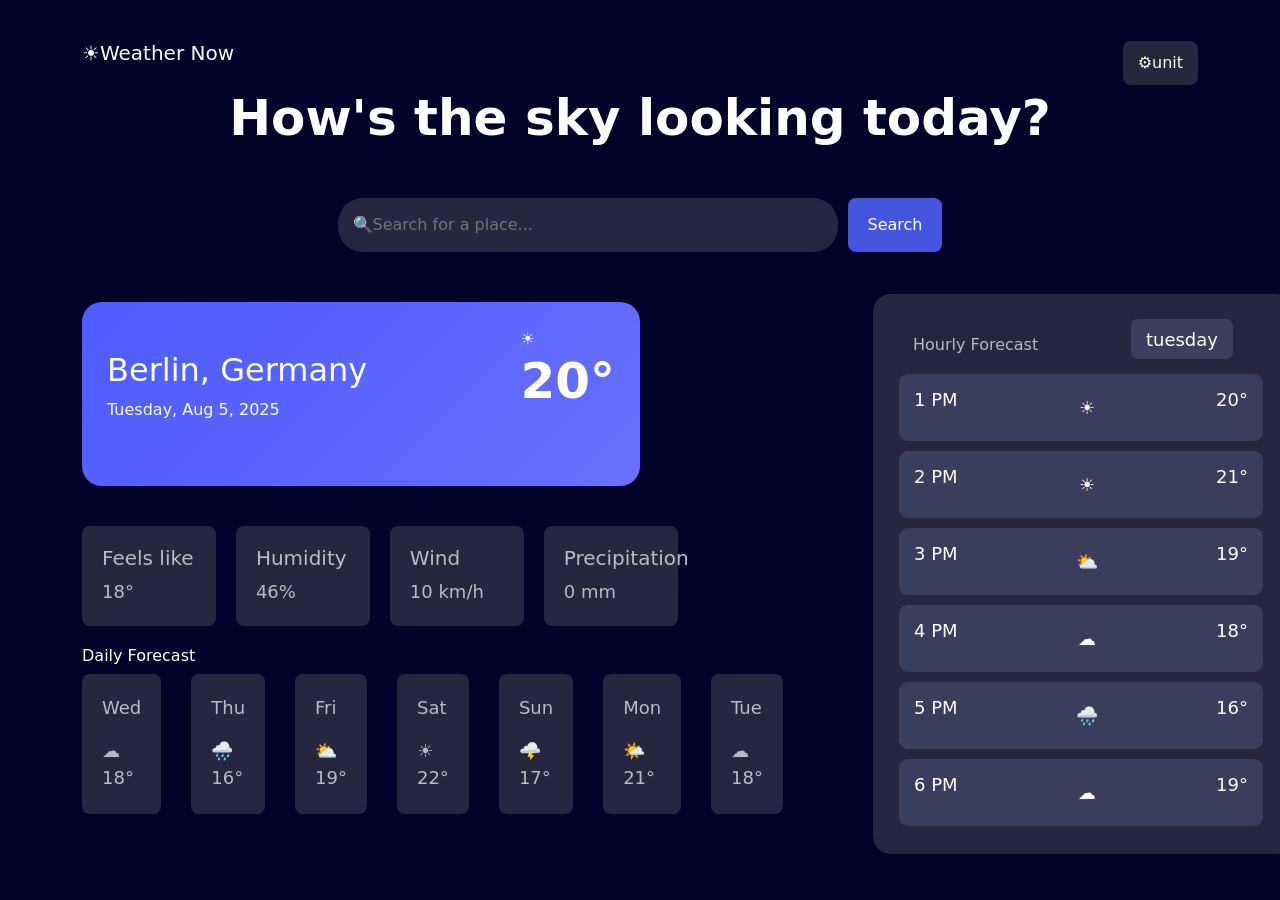
<file: index.html>
<!DOCTYPE html>
<html lang="en">
<head>
    <meta charset="UTF-8">
    <meta name="viewport" content="width=device-width, initial-scale=1.0">
    <link href="https://cdn.jsdelivr.net/npm/bootstrap@5.3.8/dist/css/bootstrap.min.css" rel="stylesheet" integrity="sha384-sRIl4kxILFvY47J16cr9ZwB07vP4J8+LH7qKQnuqkuIAvNWLzeN8tE5YBujZqJLB" crossorigin="anonymous">
    <link rel="stylesheet" href="./style.css">
    <title>Document</title>
</head>
<body>  
    <div class="container">
        <div class="head d-flex justify-content-between align-items-center">
            <header>☀Weather Now</header>
            <button type="submit" >⚙️unit</button>            
        </div>
             <h1>How's the sky looking today?</h1>
             <div class="search-box">
            <input type="text" class="search-bar " placeholder="🔍Search for a place...">
            <button type="button" class="btn">Search</button>
         </div>
            <div class="weather-card">
        <div>
          <h2>Berlin, Germany</h2>
          <p>Tuesday, Aug 5, 2025</p>
        </div>
        <div class="temp">
          <span>☀</span>
          <h1>20°</h1>
        </div>
        </div>
          <div class="weather-cards">
          <div class="feels-like">
               <h5>Feels like</h5>
                <p>18°</p>
            </div>
               <div class="Humidity">
               <h5>Humidity</h5>
             <p>46%</p>
            </div>
            <div class="Wind">
                <h5>Wind</h5>
                <p>10 km/h</p>
            </div>
            <div class="Precipitation">
                 <h5>Precipitation</h5>
                <p>0 mm</p>
             </div>
           </div>
           <div class="forecast2">
            <h6>Daily Forecast</h6>
                <div class="forecast-cards">
                    <div class="forecast-card1">
                        <p>Wed</p>
                        <span>☁</span>
                        <p>18°</p>
                    </div>
                    <div class="forecast-card2">
                        <p>Thu</p>
                        <span>🌧️</span>
                        <p>16°</p>
                    </div>
                    <div class="forecast-card3">
                        <p>Fri</p>
                        <span>⛅</span>
                        <p>19°</p>
                    </div>
                    <div class="forecast-card4">
                        <p>Sat</p>
                        <span>☀</span>
                        <p>22°</p>
                    </div>
                    <div class="forecast-card5">
                        <p>Sun</p>
                        <span>🌩️</span>
                        <p>17°</p>
                    </div>
                    <div class="forecast-card6">
                        <p>Mon</p>
                        <span>🌤️</span>
                        <p>21°</p>
                    </div>
                    <div class="forecast-card7">
                        <p>Tue</p>
                        <span>☁</span>
                        <p>18°</p>
                    </div>
                    <div class="hourlyforecast-cards">
                        <div class="hourly-header1">
                        <h6>Hourly Forecast</h6>
                        <button type="submit">tuesday</button> 
                        </div>
                    
                        <div class="hourly-card1">
                            <p>1 PM</p>
                            <span>☀</span>
                            <p>20°</p>
                        </div>
                        <div class="hourly-card2">
                            <p>2 PM</p>
                            <span>☀</span>
                            <p>21°</p>
                        </div>
                        <div class="hourly-card3">
                            <p>3 PM</p>
                            <span>⛅</span>
                            <p>19°</p>  
                        </div>
                        <div class="hourly-card4">
                            <p>4 PM</p>
                            <span>☁</span> 
                             <p>18°</p>
                        </div>
                        <div class="hourly-card5">
                            <p>5 PM</p>
                            <span>🌧️</span>
                            <p>16°</p>
                        </div>
                        <div class="hourly-card6">
                            <p>6 PM</p>
                            <span>☁</span>
                            <p>19°</p>        
                </div>
        <script src="https://cdn.jsdelivr.net/npm/bootstrap@5.3.8/dist/js/bootstrap.bundle.min.js" integrity="sha384-FKyoEForCGlyvwx9Hj09JcYn3nv7wiPVlz7YYwJrWVcXK/BmnVDxM+D2scQbITxI" crossorigin="anonymous"></script>
</body>
</html>
</file>
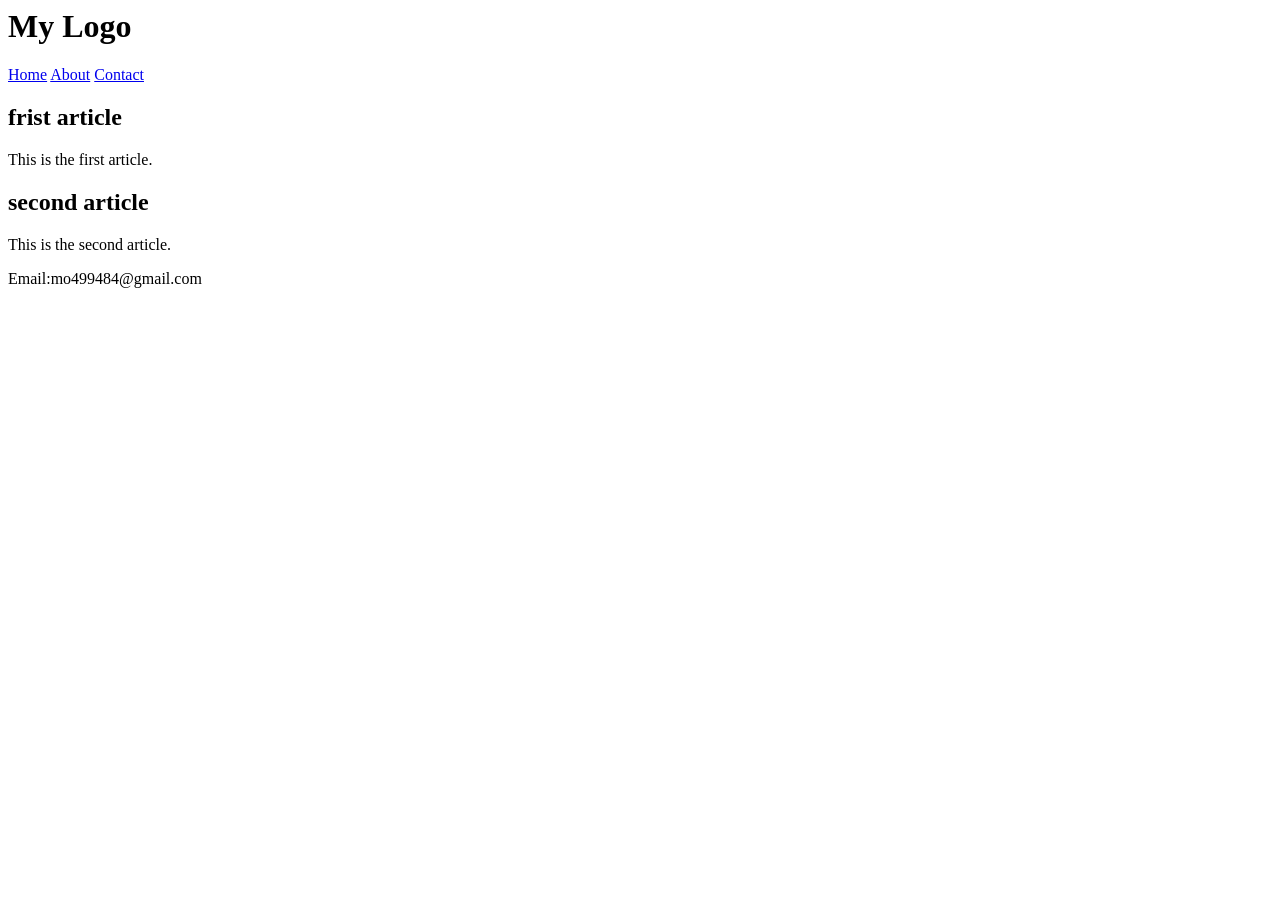
<file: website.html>
<html lang="en">
  <head>
    <meta charset="UTF-8">
    <title>Simple Website</title>
  </head>
<body>

<header>
  <h1>My Logo</h1>
  <nav>
    <a href="#">Home</a>
    <a href="#">About</a>
    <a href="#">Contact</a>
  </nav>
</header>

<main>
  <section>
    <article>
      <h2>frist article</h2>
      <p>This is the first article.</p>
    </article>

    <article>
      <h2>second article</h2>
      <p>This is the second article.</p>
    </article>
  </section>
</main>

<footer>
  <p>Email:mo499484@gmail.com</p>
</footer>
</body>
</file>
<file: style.css>
body {
    padding: 3%;
    background-color: #01012a;
}

h1 {
    color: white;
    font-size: 50px;
    font-weight: 700;
    text-align: center;
    margin-bottom: 50px;
} 

.container .head header {

    color: white;
    font-size: 20px;
    font-weight: 500;
    text-align:top;
    margin-bottom: 20px;
}

.container .search-box {
    display: flex;
    justify-content: center;
    align-items: center;
    margin-bottom: 50px;
}
.search-bar{
    background-color: #262641;
    border: none;
    padding: 15px;
    border-radius:25px;
    width: 500px;
    font-size: 16px;
    color: white; 
}
.container .head  button{
   background-color: #26273f;
   border: none;
   padding: 10px 15px;
   border-radius: 8px;
   margin-left: 10px;
   color: white;
   cursor: pointer;
}
.search-box .btn{
    background-color: #4556de;
    border: none;
    padding: 15px 20px;
    border-radius: 8px;
    margin-left: 10px;
    color: white;
    cursor: pointer;
}
.weather-card {
  background: linear-gradient(135deg, #4b5cff, #6a6fff);
  padding: 25px;
  border-radius: 20px;
  color: white;
  display: flex;
  justify-content:space-between;
  width: 50%;
  align-items: center;
}
.feels-like {
    background-color:#262641;
    color:#b9bbca;
    padding: 20px;
    border-radius: 10px;
    margin-top: 20px;
    width: 12%;
    border-radius: 8px;
    font-size: 18px;
    height: 100px;
}
.weather-cards {
    display: flex;
    gap: 20px;
    align-items: center;
    margin-top: 20px;
}
.Humidity {
    background-color:#262641;
    color:#b9bbca;
    padding: 20px;
    border-radius: 10px;
    margin-top: 20px;
    width: 12%;
    border-radius: 8px;
    font-size: 18px;
    height: 100px;
}
.Wind {
    background-color:#262641;
    color:#b9bbca;
    padding: 20px;
    border-radius: 10px;
    margin-top: 20px;
    width: 12%;
    border-radius: 8px;
    font-size: 18px;
    height: 100px;
}
.Precipitation {
    background-color:#262641;
    color:#b9bbca;
    padding: 20px;
    border-radius: 10px;
    margin-top: 20px;
    width: 12%;
    border-radius: 8px;
    font-size: 18px;
    height: 100px;
}
.forecast2 {
    color: white;
    padding: 0px;
    border-radius: 10px;
    margin-top: 20px;
    width: 12%;
    border-radius: 8px;
    font-size: 18px;
    height: 100px;;
}
.forecast-cards {
    display:flex;
    gap:30px;
    align-items:center;
    margin-top: -60px;
}
.forecast-card1{
    background-color:#262641;
    color:#b9bbca;
    padding: 20px;
    border-radius: 10px;
    margin-top: 20px;
    width:200px;
    border-radius: 8px;
    font-size: 18px;
    height: 140px;
}
.forecast-card2{
    background-color:#262641;
    color:#b9bbca;
    padding: 20px;
    border-radius: 10px;
    margin-top: 20px;
    width:200px;
    border-radius: 8px;
    font-size: 18px;
    height: 140px;
}
.forecast-card3{
    background-color:#262641;
    color:#b9bbca;
    padding: 20px;
    border-radius: 10px;
    margin-top: 20px;
    width:200px;
    border-radius: 8px;
    font-size: 18px;
    height: 140px;
}
.forecast-card4{
    background-color:#262641;
    color:#b9bbca;
    padding: 20px;
    border-radius: 10px;
    margin-top: 20px;
    width:200px;
    border-radius: 8px;
    font-size: 18px;
    height: 140px;
}
.forecast-card5{
    background-color:#262641;
    color:#b9bbca;
    padding: 20px;
    border-radius: 10px;
    margin-top: 20px;
    width:200px;
    border-radius: 8px;
    font-size: 18px;
    height: 140px;
}
.forecast-card6{
    background-color:#262641;
    color:#b9bbca;
    padding: 20px;
    border-radius: 10px;
    margin-top: 20px;
    width:200px;
    border-radius: 8px;
    font-size: 18px;
    height: 140px;
}
.forecast-card7{
    background-color:#262641;
    color:#b9bbca;
    padding: 20px;
    border-radius: 10px;
    margin-top: 20px;
    width:200px;
    border-radius: 8px;
    font-size: 18px;
    height: 140px;
}
.app.app {
  display: flex;
  gap: 30px;
}

.left {
  flex: 2;
}

.right {
  flex: 1;
}
.hourly {
  margin-top: 20px;
}
.hourlyforecast-cards{
background-color: #262641;
display:table-column-group;
padding: 80px;
height: 560px;
margin-top: -320px;
border-radius: 18px;
width:2000%; 
margin-left: 60px;
}
.hourly-header1{
color: #b9bbca;
display: flex;
justify-content: space-between;
align-items: center;
gap: 50px;
width: 320px;
margin-top: -50px;
margin-right: -20px;
margin-left: -40px;
height: 50px;
}
.hourly-header1 button{
 background-color:#3d3d5c;
   border: none;
   padding: 10px 15px;
   border-radius: 7px;
   margin-left: 30px;
   color: white;
   cursor: pointer;
   height: 40px;
   display: flex;
   align-items: center;
   margin-top: -9px;
   margin-bottom: 10px;
}
.hourly-card1 {
 display: flex;
    justify-content: space-between;
    align-items: center;
    background: #3a3d5c;
    padding: 12px 15px;
    border-radius: 9px;
    margin-bottom: 10px;
    width: 140%;
    margin-left: -54px;
}
.hourly-card2 {
 display: flex;
    justify-content: space-between;
    align-items:center;
    background: #3a3d5c;
    padding: 12px 15px;
    border-radius: 9px;
    margin-bottom: 10px;
    width: 140%;
    margin-left: -54px;
}.hourly-card3 {
   display: flex;
    justify-content: space-between;
    align-items: center;
    background: #3a3d5c;
    padding: 12px 15px;
    border-radius: 9px;
    margin-bottom: 10px;
    width: 140%;
    margin-left: -54px;
}.hourly-card4 {
    display: flex;
    justify-content: space-between;
    align-items: center;
    background: #3a3d5c;
    padding: 12px 15px;
    border-radius: 9px;
    margin-bottom: 10px;
    width: 140%;
    margin-left: -54px;
}.hourly-card5 {
    display: flex;
    justify-content: space-between;
    align-items: center;
    background: #3a3d5c;
    padding: 12px 15px;
    border-radius: 9px;
    margin-bottom: 10px;
    width: 140%;
    margin-left: -54px;
}.hourly-card6{
    display: flex;
    justify-content: space-between;
    align-items: center;
    background: #3a3d5c;
    padding: 12px 15px;
    border-radius: 9px;
    margin-bottom: 10px;
    width: 140%;
    margin-left: -54px;
}
</file>
